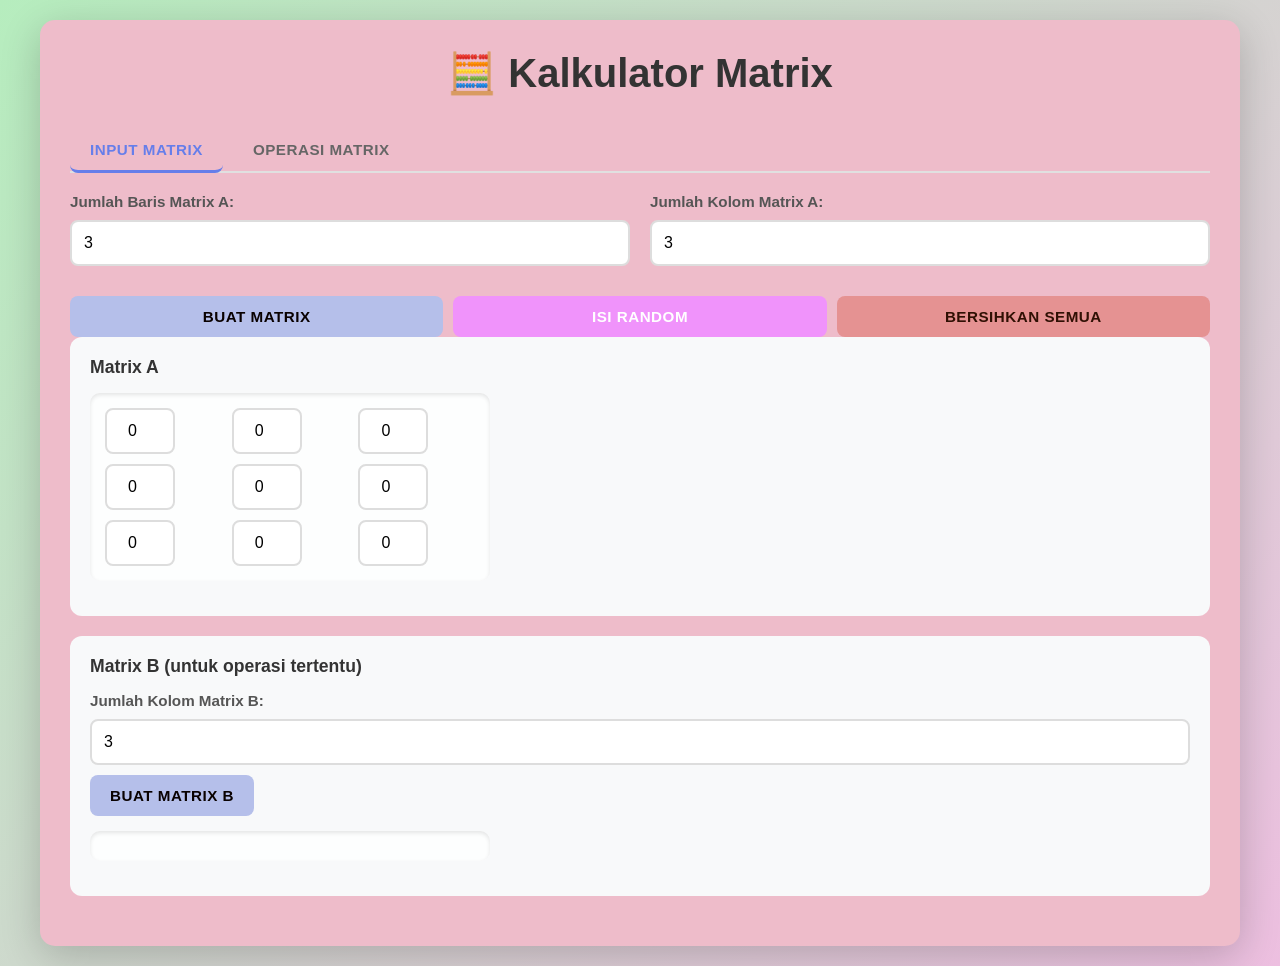
<file: index.html>
<!DOCTYPE html>
<html lang="id">
<head>
    <meta charset="UTF-8">
    <link rel="manifest" href="/manifest.json">
    <meta name="theme-color" content="#0d6efd">
    <meta name="viewport" content="width=device-width, initial-scale=1.0">
    <title>Kalkulator Matrix</title>
    <style>
        * {
            margin: 0;
            padding: 0;
            box-sizing: border-box;
        }

        body {
            font-family: 'Segoe UI', Tahoma, Geneva, Verdana, sans-serif;
            background: linear-gradient(135deg, #b6edbe 0%, #edbfe0 100%);
            min-height: 100vh;
            padding: 20px;
        }

        .container {
            max-width: 1200px;
            margin: 0 auto;
            background: rgb(238, 188, 202);
            border-radius: 15px;
            padding: 30px;
            box-shadow: 0 10px 40px rgba(0, 0, 0, 0.2);
        }

        h1 {
            color: #333;
            margin-bottom: 30px;
            text-align: center;
            font-size: 2.5em;
        }

        .control-section {
            display: grid;
            grid-template-columns: 1fr 1fr;
            gap: 20px;
            margin-bottom: 30px;
        }

        .input-group {
            display: flex;
            flex-direction: column;
            gap: 10px;
        }

        label {
            font-weight: 600;
            color: #555;
            font-size: 0.95em;
        }

        input[type="number"] {
            padding: 12px;
            border: 2px solid #ddd;
            border-radius: 8px;
            font-size: 1em;
            transition: border-color 0.3s;
        }

        input[type="number"]:focus {
            outline: none;
            border-color: #667eea;
            box-shadow: 0 0 0 3px rgba(102, 126, 234, 0.1);
        }

        .button-group {
            display: grid;
            grid-template-columns: repeat(auto-fit, minmax(150px, 1fr));
            gap: 10px;
            margin-top: 20px;
        }

        button {
            padding: 12px 20px;
            border: none;
            border-radius: 8px;
            font-size: 0.95em;
            font-weight: 600;
            cursor: pointer;
            transition: all 0.3s;
            text-transform: uppercase;
            letter-spacing: 0.5px;
        }

        .btn-primary {
            background: #b5bfea;
            color: rgb(9, 1, 1);
        }

        .btn-primary:hover {
            background: #0b08d6;
            transform: translateY(-2px);
            box-shadow: 0 5px 15px rgba(102, 126, 234, 0.4);
        }

        .btn-secondary {
            background: #f093fb;
            color: white;
        }

        .btn-secondary:hover {
            background: #da7eea;
            transform: translateY(-2px);
            box-shadow: 0 5px 15px rgba(240, 147, 251, 0.4);
        }

        .btn-danger {
            background: #e59292;
            color: rgb(48, 16, 4);
        }

        .btn-danger:hover {
            background: #ea8686;
            transform: translateY(-2px);
            box-shadow: 0 5px 15px rgba(255, 107, 107, 0.4);
        }

        .matrix-input-section {
            background: #f8f9fa;
            border-radius: 12px;
            padding: 20px;
            margin-bottom: 20px;
        }

        .matrix-label {
            font-weight: 600;
            margin-bottom: 15px;
            color: #333;
            font-size: 1.1em;
        }

        .matrix-input {
            display: grid;
            gap: 10px;
            margin-bottom: 15px;
            max-width: 400px;
            justify-content: center;
            padding: 15px;
            background: rgba(255, 255, 255, 0.8);
            border-radius: 10px;
            box-shadow: inset 0 2px 4px rgba(0, 0, 0, 0.1);
        }

        /* Matrix input size specific styling */
        .matrix-input[data-size="2x2"] {
            grid-template-columns: repeat(2, 1fr);
        }

        .matrix-input[data-size="3x3"] {
            grid-template-columns: repeat(3, 1fr);
        }

        .matrix-input[data-size="4x4"] {
            grid-template-columns: repeat(4, 1fr);
        }

        .matrix-input[data-size="5x5"] {
            grid-template-columns: repeat(5, 1fr);
        }

        .matrix-input[data-size="2x3"] {
            grid-template-columns: repeat(3, 1fr);
        }

        .matrix-input[data-size="3x2"] {
            grid-template-columns: repeat(2, 1fr);
        }

        .matrix-input[data-size="2x4"] {
            grid-template-columns: repeat(4, 1fr);
        }

        .matrix-input[data-size="4x2"] {
            grid-template-columns: repeat(2, 1fr);
        }

        .matrix-input[data-size="3x4"] {
            grid-template-columns: repeat(4, 1fr);
        }

        .matrix-input[data-size="4x3"] {
            grid-template-columns: repeat(3, 1fr);
        }

        .matrix-row {
            display: contents;
        }

        .matrix-input-box {
            width: 70px;
            padding: 10px;
            border: 2px solid #ddd;
            border-radius: 6px;
            font-size: 0.9em;
            text-align: center;
            transition: all 0.3s;
        }

        .matrix-input-box:focus {
            outline: none;
            border-color: #667eea;
            background: #f0f4ff;
        }

        .matrix-display-section {
            background: #f8f9fa;
            border-radius: 12px;
            padding: 20px;
            margin-bottom: 20px;
        }

        .result-title {
            font-weight: 600;
            margin: 20px 0 15px 0;
            color: #333;
            font-size: 1.1em;
            border-bottom: 3px solid #667eea;
            padding-bottom: 10px;
        }

        .matrix-box {
            width: 70px;
            height: 60px;
            background: linear-gradient(135deg, #667eea 0%, #764ba2 100%);
            color: white;
            display: flex;
            align-items: center;
            justify-content: center;
            border-radius: 8px;
            font-weight: 600;
            font-size: 0.85em;
            box-shadow: 0 4px 8px rgba(0, 0, 0, 0.1);
        }

        .matrix-display {
            display: grid;
            gap: 8px;
            margin-bottom: 15px;
            max-width: 400px;
            justify-content: center;
            padding: 15px;
            background: rgba(255, 255, 255, 0.8);
            border-radius: 10px;
            box-shadow: inset 0 2px 4px rgba(0, 0, 0, 0.1);
        }

        /* Matrix size specific styling */
        .matrix-display[data-size="2x2"] {
            grid-template-columns: repeat(2, 1fr);
        }

        .matrix-display[data-size="3x3"] {
            grid-template-columns: repeat(3, 1fr);
        }

        .matrix-display[data-size="4x4"] {
            grid-template-columns: repeat(4, 1fr);
        }

        .matrix-display[data-size="5x5"] {
            grid-template-columns: repeat(5, 1fr);
        }

        .matrix-display[data-size="2x3"] {
            grid-template-columns: repeat(3, 1fr);
        }

        .matrix-display[data-size="3x2"] {
            grid-template-columns: repeat(2, 1fr);
        }

        .matrix-display[data-size="2x4"] {
            grid-template-columns: repeat(4, 1fr);
        }

        .matrix-display[data-size="4x2"] {
            grid-template-columns: repeat(2, 1fr);
        }

        .matrix-display[data-size="3x4"] {
            grid-template-columns: repeat(4, 1fr);
        }

        .matrix-display[data-size="4x3"] {
            grid-template-columns: repeat(3, 1fr);
        }

        .matrix-row-display {
            display: contents;
        }

        .steps-section {
            background: #f0f4ff;
            border-left: 5px solid #667eea;
            border-radius: 8px;
            padding: 20px;
            margin-top: 20px;
        }

        .steps-title {
            font-weight: 700;
            color: #667eea;
            margin-bottom: 15px;
            font-size: 1.1em;
        }

        #steps {
            background: white;
            padding: 15px;
            border-radius: 6px;
            white-space: pre-wrap;
            font-family: 'Courier New', monospace;
            line-height: 1.6;
            color: #333;
            max-height: 400px;
            overflow-y: auto;
            border: 1px solid #e0e0e0;
        }

        .tabs {
            display: flex;
            gap: 10px;
            margin-bottom: 20px;
            border-bottom: 2px solid #e0e0e0;
            flex-wrap: wrap;
        }

        .tab-button {
            padding: 12px 20px;
            border: none;
            background: transparent;
            color: #666;
            cursor: pointer;
            font-weight: 600;
            transition: all 0.3s;
            border-bottom: 3px solid transparent;
            position: relative;
            bottom: -2px;
        }

        .tab-button.active {
            color: #667eea;
            border-bottom-color: #667eea;
        }

        .tab-button:hover {
            color: #667eea;
        }

        .tab-content {
            display: none;
        }

        .tab-content.active {
            display: block;
        }

        .operation-tabs {
            display: flex;
            gap: 10px;
            margin-bottom: 20px;
            flex-wrap: wrap;
        }

        .op-button {
            padding: 10px 15px;
            border: 2px solid #ddd;
            background: white;
            border-radius: 6px;
            cursor: pointer;
            font-weight: 600;
            transition: all 0.3s;
            color: #666;
        }

        .op-button.active {
            background: #667eea;
            color: white;
            border-color: #667eea;
        }

        .op-button:hover {
            border-color: #667eea;
            color: #667eea;
        }

        .empty-message {
            color: #999;
            font-style: italic;
            padding: 20px;
            text-align: center;
        }

        @media (max-width: 768px) {
            .control-section {
                grid-template-columns: 1fr;
            }

            .button-group {
                grid-template-columns: 1fr;
            }

            .matrix-input-box {
                width: 60px;
            }

            .matrix-box {
                width: 60px;
                height: 50px;
            }

            .matrix-display, .matrix-input {
                max-width: 300px;
            }

            h1 {
                font-size: 1.8em;
            }
        }

        /* Matrix size specific styling */
        .matrix-display[data-size="2x2"] { grid-template-columns: repeat(2, 1fr); }
        .matrix-display[data-size="3x3"] { grid-template-columns: repeat(3, 1fr); }
        .matrix-display[data-size="4x4"] { grid-template-columns: repeat(4, 1fr); }
        .matrix-display[data-size="5x5"] { grid-template-columns: repeat(5, 1fr); }
        .matrix-display[data-size="2x3"] { grid-template-columns: repeat(3, 1fr); }
        .matrix-display[data-size="3x2"] { grid-template-columns: repeat(2, 1fr); }
        .matrix-display[data-size="2x4"] { grid-template-columns: repeat(4, 1fr); }
        .matrix-display[data-size="4x2"] { grid-template-columns: repeat(2, 1fr); }
        .matrix-display[data-size="3x4"] { grid-template-columns: repeat(4, 1fr); }
        .matrix-display[data-size="4x3"] { grid-template-columns: repeat(3, 1fr); }
    </style>
</head>

<script>
  if ("serviceWorker" in navigator) {
    navigator.serviceWorker.register("/service-worker.js")
      .then(reg => console.log("Service Worker terdaftar", reg))
      .catch(err => console.log("Gagal daftar SW", err));
  }
</script>

<body>
    <div class="container">
        <h1>🧮 Kalkulator Matrix</h1>

        <!-- Tab Navigation -->
        <div class="tabs">
            <button class="tab-button active" onclick="switchTab('input')">Input Matrix</button>
            <button class="tab-button" onclick="switchTab('operations')">Operasi Matrix</button>
        </div>

        <!-- Input Matrix Tab -->
        <div id="input" class="tab-content active">
            <div class="control-section">
                <div class="input-group">
                    <label for="rows">Jumlah Baris Matrix A:</label>
                    <input type="number" id="rows" min="2" max="10" value="3">
                </div>
                <div class="input-group">
                    <label for="cols">Jumlah Kolom Matrix A:</label>
                    <input type="number" id="cols" min="2" max="10" value="3">
                </div>
            </div>

            <div class="button-group">
                <button class="btn-primary" onclick="generateMatrixInputs()">Buat Matrix</button>
                <button class="btn-secondary" onclick="fillRandomMatrix()">Isi Random</button>
                <button class="btn-danger" onclick="clearMatrices()">Bersihkan Semua</button>
            </div>

            <!-- Matrix A Input -->
            <div class="matrix-input-section">
                <div class="matrix-label">Matrix A</div>
                <div id="matrixAInput" class="matrix-input"></div>
            </div>

            <!-- Matrix B Input (Optional) -->
            <div class="matrix-input-section">
                <div class="matrix-label">Matrix B (untuk operasi tertentu)</div>
                <div class="input-group" style="margin-bottom: 10px;">
                    <label for="colsB">Jumlah Kolom Matrix B:</label>
                    <input type="number" id="colsB" min="2" max="10" value="3">
                </div>
                <button class="btn-primary" onclick="generateMatrixBInputs()" style="width: fit-content; margin-bottom: 15px;">Buat Matrix B</button>
                <div id="matrixBInput" class="matrix-input"></div>
            </div>
        </div>

        <!-- Operations Tab -->
        <div id="operations" class="tab-content">
            <div class="operation-tabs">
                <button class="op-button active" onclick="selectOperation('determinant')">Determinan</button>
                <button class="op-button" onclick="selectOperation('inverse')">Invers</button>
                <button class="op-button" onclick="selectOperation('transpose')">Transpose</button>
                <button class="op-button" onclick="selectOperation('add')">Penjumlahan</button>
                <button class="op-button" onclick="selectOperation('subtract')">Pengurangan</button>
                <button class="op-button" onclick="selectOperation('multiply')">Perkalian</button>
                <button class="op-button" onclick="selectOperation('lu')">Dekomposisi LU</button>
                <button class="op-button" onclick="selectOperation('rank')">Rank Matrix</button>
            </div>

            <div class="button-group">
                <button class="btn-primary" onclick="hitungOperasi()">Hitung Hasil</button>
                <button class="btn-danger" onclick="clearResults()">Bersihkan Hasil</button>
            </div>

            <!-- Results -->
            <div class="matrix-display-section" id="resultsSection" style="display: none;">
                <div class="result-title">📊 Hasil Perhitungan</div>

                <!-- Determinan Result -->
                <div id="determinantResult" style="display: none;">
                    <div style="background: #fff; padding: 15px; border-radius: 8px; border-left: 4px solid #4CAF50;">
                        <strong>Determinan Matrix A:</strong>
                        <div style="font-size: 1.5em; color: #4CAF50; font-weight: bold; margin-top: 10px;" id="detValue"></div>
                    </div>
                </div>

                <!-- Inverse Result -->
                <div id="inverseResult" style="display: none; margin-top: 20px;">
                    <div style="margin-bottom: 15px;">
                        <strong>Invers Matrix A:</strong>
                        <div id="inverseMatrix" class="matrix-display"></div>
                    </div>
                </div>

                <!-- Transpose Result -->
                <div id="transposeResult" style="display: none; margin-top: 20px;">
                    <div style="margin-bottom: 15px;">
                        <strong>Transpose Matrix A:</strong>
                        <div id="transposeMatrix" class="matrix-display"></div>
                    </div>
                </div>

                <!-- Addition Result -->
                <div id="addResult" style="display: none; margin-top: 20px;">
                    <div style="margin-bottom: 15px;">
                        <strong>Hasil A + B:</strong>
                        <div id="addMatrix" class="matrix-display"></div>
                    </div>
                </div>

                <!-- Subtraction Result -->
                <div id="subtractResult" style="display: none; margin-top: 20px;">
                    <div style="margin-bottom: 15px;">
                        <strong>Hasil A - B:</strong>
                        <div id="subtractMatrix" class="matrix-display"></div>
                    </div>
                </div>

                <!-- Multiplication Result -->
                <div id="multiplyResult" style="display: none; margin-top: 20px;">
                    <div style="margin-bottom: 15px;">
                        <strong>Hasil A × B:</strong>
                        <div id="multiplyMatrix" class="matrix-display"></div>
                    </div>
                </div>

                <!-- LU Decomposition Result -->
                <div id="luResult" style="display: none; margin-top: 20px;">
                    <div style="margin-bottom: 15px;">
                        <strong>Matrix L (Lower):</strong>
                        <div id="lMatrix" class="matrix-display"></div>
                    </div>
                    <div style="margin: 20px 0;">
                        <strong>Matrix U (Upper):</strong>
                        <div id="uMatrix" class="matrix-display"></div>
                    </div>
                </div>

                <!-- Rank Result -->
                <div id="rankResult" style="display: none; margin-top: 20px;">
                    <div style="background: #fff; padding: 15px; border-radius: 8px; border-left: 4px solid #2196F3;">
                        <strong>Rank Matrix A:</strong>
                        <div style="font-size: 1.5em; color: #2196F3; font-weight: bold; margin-top: 10px;" id="rankValue"></div>
                    </div>
                </div>

                <!-- Steps -->
                <div class="steps-section" id="stepsContainer" style="display: none;">
                    <div class="steps-title">📝 Langkah-Langkah Perhitungan</div>
                    <pre id="steps"></pre>
                </div>
            </div>
        </div>
    </div>

    <script>
        let currentOperation = 'determinant';
        let matrixA = [];
        let matrixB = [];

        // Switch between tabs
        function switchTab(tabName) {
            document.querySelectorAll('.tab-content').forEach(tab => tab.classList.remove('active'));
            document.querySelectorAll('.tab-button').forEach(btn => btn.classList.remove('active'));
            document.getElementById(tabName).classList.add('active');
            event.target.classList.add('active');
        }

        // Select operation
        function selectOperation(op) {
            currentOperation = op;
            document.querySelectorAll('.op-button').forEach(btn => btn.classList.remove('active'));
            event.target.classList.add('active');
        }

        // Generate matrix inputs
        function generateMatrixInputs() {
            const rows = parseInt(document.getElementById('rows').value);
            const cols = parseInt(document.getElementById('cols').value);
            
            if (rows < 2 || rows > 10 || cols < 2 || cols > 10) {
                alert('Jumlah baris dan kolom harus antara 2-10');
                return;
            }

            let html = '';
            for (let i = 0; i < rows; i++) {
                for (let j = 0; j < cols; j++) {
                    html += `<input type="number" class="matrix-input-box" id="a_${i}_${j}" step="0.01" value="0">`;
                }
            }
            const container = document.getElementById('matrixAInput');
            container.innerHTML = html;
            container.setAttribute('data-size', `${rows}x${cols}`);
            loadMatrixA();
        }

        // Generate matrix B inputs
        function generateMatrixBInputs() {
            const rows = matrixA.length;
            const cols = parseInt(document.getElementById('colsB').value);
            
            if (cols < 2 || cols > 10) {
                alert('Jumlah kolom harus antara 2-10');
                return;
            }

            let html = '';
            for (let i = 0; i < rows; i++) {
                for (let j = 0; j < cols; j++) {
                    html += `<input type="number" class="matrix-input-box" id="b_${i}_${j}" step="0.01" value="0">`;
                }
            }
            const container = document.getElementById('matrixBInput');
            container.innerHTML = html;
            container.setAttribute('data-size', `${rows}x${cols}`);
            loadMatrixB();
        }

        // Load Matrix A
        function loadMatrixA() {
            const rows = parseInt(document.getElementById('rows').value);
            const cols = parseInt(document.getElementById('cols').value);
            matrixA = [];

            for (let i = 0; i < rows; i++) {
                let row = [];
                for (let j = 0; j < cols; j++) {
                    const val = parseFloat(document.getElementById(`a_${i}_${j}`).value) || 0;
                    row.push(val);
                }
                matrixA.push(row);
            }
        }

        // Load Matrix B
        function loadMatrixB() {
            const rows = matrixA.length;
            const cols = parseInt(document.getElementById('colsB').value);
            matrixB = [];

            for (let i = 0; i < rows; i++) {
                let row = [];
                for (let j = 0; j < cols; j++) {
                    const val = parseFloat(document.getElementById(`b_${i}_${j}`).value) || 0;
                    row.push(val);
                }
                matrixB.push(row);
            }
        }

        // Fill random values
        function fillRandomMatrix() {
            const rows = parseInt(document.getElementById('rows').value);
            const cols = parseInt(document.getElementById('cols').value);

            for (let i = 0; i < rows; i++) {
                for (let j = 0; j < cols; j++) {
                    const val = Math.floor(Math.random() * 20) - 10;
                    document.getElementById(`a_${i}_${j}`).value = val;
                }
            }
            loadMatrixA();
        }

        // Clear all
        function clearMatrices() {
            document.getElementById('matrixAInput').innerHTML = '';
            document.getElementById('matrixBInput').innerHTML = '';
            matrixA = [];
            matrixB = [];
            clearResults();
        }

        // Clear results
        function clearResults() {
            document.getElementById('resultsSection').style.display = 'none';
            document.getElementById('steps').textContent = '';
        }

        // Display matrix in result
        function tampilkanMatrix(id, matrix) {
            let container = document.getElementById(id);
            container.innerHTML = '';

            if (!matrix || matrix.length === 0) {
                container.innerHTML = '<div class="empty-message">Tidak ada hasil</div>';
                return;
            }

            // Set data-size attribute for styling
            const rows = matrix.length;
            const cols = matrix[0].length;
            container.setAttribute('data-size', `${rows}x${cols}`);

            // Flatten the matrix into a single array for grid display
            const flatMatrix = matrix.flat();

            flatMatrix.forEach(val => {
                let box = document.createElement('div');
                box.className = 'matrix-box';
                box.textContent = typeof val === 'number' ? val.toFixed(4) : val;
                container.appendChild(box);
            });
        }

        // Matrix operations functions
        function calculateDeterminant(matrix, steps = "") {
            const n = matrix.length;
            
            if (matrix[0].length !== n) {
                steps += "Error: Matrix harus persegi (n×n)\n";
                return { det: NaN, steps };
            }

            if (n === 1) {
                return { det: matrix[0][0], steps: "Det = " + matrix[0][0] };
            }

            if (n === 2) {
                const det = matrix[0][0] * matrix[1][1] - matrix[0][1] * matrix[1][0];
                steps += `Det(A) = (${matrix[0][0]} × ${matrix[1][1]}) - (${matrix[0][1]} × ${matrix[1][0]})\n`;
                steps += `Det(A) = ${matrix[0][0] * matrix[1][1]} - ${matrix[0][1] * matrix[1][0]}\n`;
                steps += `Det(A) = ${det.toFixed(4)}\n`;
                return { det, steps };
            }

            // Sarrus method or Gaussian elimination
            let result = gaussianEliminationDet(matrix);
            steps += result.steps;
            return { det: result.det, steps };
        }

        function gaussianEliminationDet(matrix) {
            let n = matrix.length;
            let A = matrix.map(row => [...row]);
            let steps = "Menggunakan Eliminasi Gaussian:\n\n";
            let swaps = 0;

            for (let i = 0; i < n; i++) {
                // Find pivot
                let maxRow = i;
                for (let k = i + 1; k < n; k++) {
                    if (Math.abs(A[k][i]) > Math.abs(A[maxRow][i])) {
                        maxRow = k;
                    }
                }

                if (maxRow !== i) {
                    [A[i], A[maxRow]] = [A[maxRow], A[i]];
                    swaps++;
                    steps += `Swap baris ${i + 1} dan ${maxRow + 1}\n`;
                }

                if (Math.abs(A[i][i]) < 1e-10) {
                    steps += "Determinan = 0 (Matrix singular)\n";
                    return { det: 0, steps };
                }

                steps += `Langkah ${i + 1}: Pivot = ${A[i][i].toFixed(4)}\n`;

                for (let k = i + 1; k < n; k++) {
                    const factor = A[k][i] / A[i][i];
                    for (let j = i; j < n; j++) {
                        A[k][j] -= factor * A[i][j];
                    }
                    steps += `R${k + 1} = R${k + 1} - ${factor.toFixed(4)} × R${i + 1}\n`;
                }
                steps += '\n';
            }

            let det = 1;
            for (let i = 0; i < n; i++) {
                det *= A[i][i];
            }

            if (swaps % 2 === 1) {
                det = -det;
            }

            steps += `Det(A) = ${det.toFixed(4)}`;
            if (swaps > 0) {
                steps += ` (setelah ${swaps} pertukaran baris)\n`;
            } else {
                steps += '\n';
            }

            return { det: det.toFixed(4), steps };
        }

        function calculateInverse(matrix) {
            const n = matrix.length;
            let steps = "Perhitungan Invers Matrix:\n\n";

            if (matrix[0].length !== n) {
                steps += "Error: Matrix harus persegi\n";
                return { inverse: null, steps, det: NaN };
            }

            const detResult = calculateDeterminant(matrix);
            const det = parseFloat(detResult.det);

            if (Math.abs(det) < 1e-10) {
                steps += "Error: Determinan = 0, Matrix tidak dapat diinvers (Singular)\n";
                return { inverse: null, steps, det };
            }

            steps += `Det(A) = ${det.toFixed(4)}\n\n`;

            if (n === 2) {
                steps += "Menggunakan rumus untuk matrix 2×2:\n";
                steps += "A⁻¹ = (1/det) × [d, -b; -c, a]\n\n";

                const inv = [
                    [matrix[1][1] / det, -matrix[0][1] / det],
                    [-matrix[1][0] / det, matrix[0][0] / det]
                ];

                steps += `A⁻¹ = (1/${det.toFixed(4)}) × [${matrix[1][1]}, ${-matrix[0][1]}; ${-matrix[1][0]}, ${matrix[0][0]}]\n\n`;
                steps += "Hasil Invers:\n";

                return { inverse: inv, steps, det };
            }

            // Gauss-Jordan elimination for larger matrices
            let augmented = matrix.map((row, i) => [...row, ...Array(n).fill(0).map((_, j) => i === j ? 1 : 0)]);
            steps += "Menggunakan metode Gauss-Jordan:\n\n";

            for (let i = 0; i < n; i++) {
                // Find pivot
                let maxRow = i;
                for (let k = i + 1; k < n; k++) {
                    if (Math.abs(augmented[k][i]) > Math.abs(augmented[maxRow][i])) {
                        maxRow = k;
                    }
                }

                [augmented[i], augmented[maxRow]] = [augmented[maxRow], augmented[i]];

                const pivot = augmented[i][i];
                for (let j = 0; j < 2 * n; j++) {
                    augmented[i][j] /= pivot;
                }

                for (let k = 0; k < n; k++) {
                    if (k !== i) {
                        const factor = augmented[k][i];
                        for (let j = 0; j < 2 * n; j++) {
                            augmented[k][j] -= factor * augmented[i][j];
                        }
                    }
                }
            }

            const inverse = augmented.map(row => row.slice(n));
            steps += "Invers telah dihitung menggunakan Gauss-Jordan elimination\n";

            return { inverse, steps, det };
        }

        function calculateTranspose(matrix) {
            let steps = "Perhitungan Transpose Matrix:\n\n";
            steps += "Transpose: baris menjadi kolom, kolom menjadi baris\n";
            steps += `Original: ${matrix.length}×${matrix[0].length}\n`;
            steps += `Transpose: ${matrix[0].length}×${matrix.length}\n\n`;

            const transpose = Array(matrix[0].length).fill(0).map((_, i) =>
                Array(matrix.length).fill(0).map((_, j) => matrix[j][i])
            );

            return { transpose, steps };
        }

        function addMatrices(matrixA, matrixB) {
            let steps = "Penjumlahan Matrix A + B:\n\n";

            if (matrixA.length !== matrixB.length || matrixA[0].length !== matrixB[0].length) {
                steps += "Error: Dimensi matrix harus sama\n";
                return { result: null, steps };
            }

            steps += `Dimensi: ${matrixA.length}×${matrixA[0].length}\n\n`;

            const result = matrixA.map((row, i) =>
                row.map((val, j) => {
                    const sum = matrixA[i][j] + matrixB[i][j];
                    steps += `C[${i}][${j}] = ${matrixA[i][j]} + ${matrixB[i][j]} = ${sum.toFixed(4)}\n`;
                    return sum;
                })
            );

            return { result, steps };
        }

        function subtractMatrices(matrixA, matrixB) {
            let steps = "Pengurangan Matrix A - B:\n\n";

            if (matrixA.length !== matrixB.length || matrixA[0].length !== matrixB[0].length) {
                steps += "Error: Dimensi matrix harus sama\n";
                return { result: null, steps };
            }

            steps += `Dimensi: ${matrixA.length}×${matrixA[0].length}\n\n`;

            const result = matrixA.map((row, i) =>
                row.map((val, j) => {
                    const diff = matrixA[i][j] - matrixB[i][j];
                    steps += `C[${i}][${j}] = ${matrixA[i][j]} - ${matrixB[i][j]} = ${diff.toFixed(4)}\n`;
                    return diff;
                })
            );

            return { result, steps };
        }

        function multiplyMatrices(matrixA, matrixB) {
            let steps = "Perkalian Matrix A × B:\n\n";

            if (matrixA[0].length !== matrixB.length) {
                steps += `Error: Jumlah kolom A (${matrixA[0].length}) harus sama dengan jumlah baris B (${matrixB.length})\n`;
                return { result: null, steps };
            }

            steps += `Dimensi A: ${matrixA.length}×${matrixA[0].length}\n`;
            steps += `Dimensi B: ${matrixB.length}×${matrixB[0].length}\n`;
            steps += `Hasil: ${matrixA.length}×${matrixB[0].length}\n\n`;

            const result = Array(matrixA.length).fill(0).map((_, i) =>
                Array(matrixB[0].length).fill(0).map((_, j) => {
                    let sum = 0;
                    let calc = '';
                    for (let k = 0; k < matrixA[0].length; k++) {
                        sum += matrixA[i][k] * matrixB[k][j];
                        if (k > 0) calc += ' + ';
                        calc += `${matrixA[i][k].toFixed(2)}×${matrixB[k][j].toFixed(2)}`;
                    }
                    steps += `C[${i}][${j}] = ${calc} = ${sum.toFixed(4)}\n`;
                    return sum;
                })
            );

            return { result, steps };
        }

        function luDecomposition(A) {
            let n = A.length;
            let steps = "Dekomposisi LU (Doolittle Method):\n\n";

            if (A[0].length !== n) {
                steps += "Error: Matrix harus persegi\n";
                return { L: null, U: null, steps };
            }

            let L = Array.from({ length: n }, () => Array(n).fill(0));
            let U = Array.from({ length: n }, () => Array(n).fill(0));

            for (let i = 0; i < n; i++) {
                L[i][i] = 1;
            }

            steps += "1. Inisialisasi L dengan diagonal = 1\n\n";

            for (let i = 0; i < n; i++) {
                steps += `Langkah ${i + 1}:\n`;

                // Hitung U
                for (let j = i; j < n; j++) {
                    let sum = 0;
                    let calc = '';
                    for (let k = 0; k < i; k++) {
                        sum += L[i][k] * U[k][j];
                        if (k > 0) calc += ' + ';
                        calc += `${L[i][k].toFixed(2)}×${U[k][j].toFixed(2)}`;
                    }
                    U[i][j] = A[i][j] - sum;
                    if (i === 0) {
                        steps += `  U[${i}][${j}] = ${A[i][j]} = ${U[i][j].toFixed(4)}\n`;
                    } else {
                        steps += `  U[${i}][${j}] = ${A[i][j]} - (${calc}) = ${U[i][j].toFixed(4)}\n`;
                    }
                }

                // Hitung L
                for (let j = i + 1; j < n; j++) {
                    let sum = 0;
                    let calc = '';
                    for (let k = 0; k < i; k++) {
                        sum += L[j][k] * U[k][i];
                        if (k > 0) calc += ' + ';
                        calc += `${L[j][k].toFixed(2)}×${U[k][i].toFixed(2)}`;
                    }
                    L[j][i] = (A[j][i] - sum) / U[i][i];
                    if (i === 0) {
                        steps += `  L[${j}][${i}] = ${A[j][i]} / ${U[i][i].toFixed(4)} = ${L[j][i].toFixed(4)}\n`;
                    } else {
                        steps += `  L[${j}][${i}] = (${A[j][i]} - (${calc})) / ${U[i][i].toFixed(4)} = ${L[j][i].toFixed(4)}\n`;
                    }
                }

                steps += '\n';
            }

            return { L, U, steps };
        }

        function calculateRank(matrix) {
            let steps = "Perhitungan Rank Matrix:\n\n";
            const m = matrix.length;
            const n = matrix[0].length;

            steps += `Dimensi: ${m}×${n}\n`;
            steps += "Menggunakan Row Echelon Form (REF):\n\n";

            let A = matrix.map(row => [...row]);
            let rank = 0;

            for (let col = 0; col < n && rank < m; col++) {
                let pivotRow = -1;

                // Find pivot
                for (let row = rank; row < m; row++) {
                    if (Math.abs(A[row][col]) > 1e-10) {
                        if (pivotRow === -1 || Math.abs(A[row][col]) > Math.abs(A[pivotRow][col])) {
                            pivotRow = row;
                        }
                    }
                }

                if (pivotRow === -1) continue;

                // Swap rows
                [A[rank], A[pivotRow]] = [A[pivotRow], A[rank]];
                steps += `Swap baris ${rank + 1} dan ${pivotRow + 1}\n`;

                // Eliminate
                for (let row = rank + 1; row < m; row++) {
                    if (Math.abs(A[row][col]) > 1e-10) {
                        const factor = A[row][col] / A[rank][col];
                        for (let j = col; j < n; j++) {
                            A[row][j] -= factor * A[rank][j];
                        }
                        steps += `R${row + 1} = R${row + 1} - ${factor.toFixed(4)} × R${rank + 1}\n`;
                    }
                }

                rank++;
                steps += '\n';
            }

            steps += `Rank Matrix = ${rank}\n`;
            return { rank, steps };
        }

        // Main calculation function
        function hitungOperasi() {
            loadMatrixA();

            if (matrixA.length === 0) {
                alert('Silakan input Matrix A terlebih dahulu');
                return;
            }

            document.getElementById('resultsSection').style.display = 'block';
            document.querySelectorAll('[id$="Result"]').forEach(el => el.style.display = 'none');
            document.getElementById('stepsContainer').style.display = 'none';

            let result = {};
            let showSteps = true;

            switch (currentOperation) {
                case 'determinant':
                    if (matrixA.length !== matrixA[0].length) {
                        alert('Matrix harus persegi untuk menghitung determinan');
                        return;
                    }
                    result = calculateDeterminant(matrixA);
                    document.getElementById('determinantResult').style.display = 'block';
                    document.getElementById('detValue').textContent = result.det.toFixed(4);
                    break;

                case 'inverse':
                    if (matrixA.length !== matrixA[0].length) {
                        alert('Matrix harus persegi untuk menghitung invers');
                        return;
                    }
                    result = calculateInverse(matrixA);
                    if (result.inverse) {
                        document.getElementById('inverseResult').style.display = 'block';
                        tampilkanMatrix('inverseMatrix', result.inverse);
                    }
                    break;

                case 'transpose':
                    result = calculateTranspose(matrixA);
                    document.getElementById('transposeResult').style.display = 'block';
                    tampilkanMatrix('transposeMatrix', result.transpose);
                    break;

                case 'add':
                    loadMatrixB();
                    if (matrixB.length === 0) {
                        alert('Silakan input Matrix B terlebih dahulu');
                        return;
                    }
                    result = addMatrices(matrixA, matrixB);
                    if (result.result) {
                        document.getElementById('addResult').style.display = 'block';
                        tampilkanMatrix('addMatrix', result.result);
                    }
                    break;

                case 'subtract':
                    loadMatrixB();
                    if (matrixB.length === 0) {
                        alert('Silakan input Matrix B terlebih dahulu');
                        return;
                    }
                    result = subtractMatrices(matrixA, matrixB);
                    if (result.result) {
                        document.getElementById('subtractResult').style.display = 'block';
                        tampilkanMatrix('subtractMatrix', result.result);
                    }
                    break;

                case 'multiply':
                    loadMatrixB();
                    if (matrixB.length === 0) {
                        alert('Silakan input Matrix B terlebih dahulu');
                        return;
                    }
                    result = multiplyMatrices(matrixA, matrixB);
                    if (result.result) {
                        document.getElementById('multiplyResult').style.display = 'block';
                        tampilkanMatrix('multiplyMatrix', result.result);
                    }
                    break;

                case 'lu':
                    if (matrixA.length !== matrixA[0].length) {
                        alert('Matrix harus persegi untuk dekomposisi LU');
                        return;
                    }
                    result = luDecomposition(matrixA);
                    if (result.L && result.U) {
                        document.getElementById('luResult').style.display = 'block';
                        tampilkanMatrix('lMatrix', result.L);
                        tampilkanMatrix('uMatrix', result.U);
                    }
                    break;

                case 'rank':
                    result = calculateRank(matrixA);
                    document.getElementById('rankResult').style.display = 'block';
                    document.getElementById('rankValue').textContent = result.rank;
                    break;
            }

            if (result.steps && showSteps) {
                document.getElementById('stepsContainer').style.display = 'block';
                document.getElementById('steps').textContent = result.steps;
            }
        }

        // Initialize
        generateMatrixInputs();
    </script>
</body>
</html>
</file>
